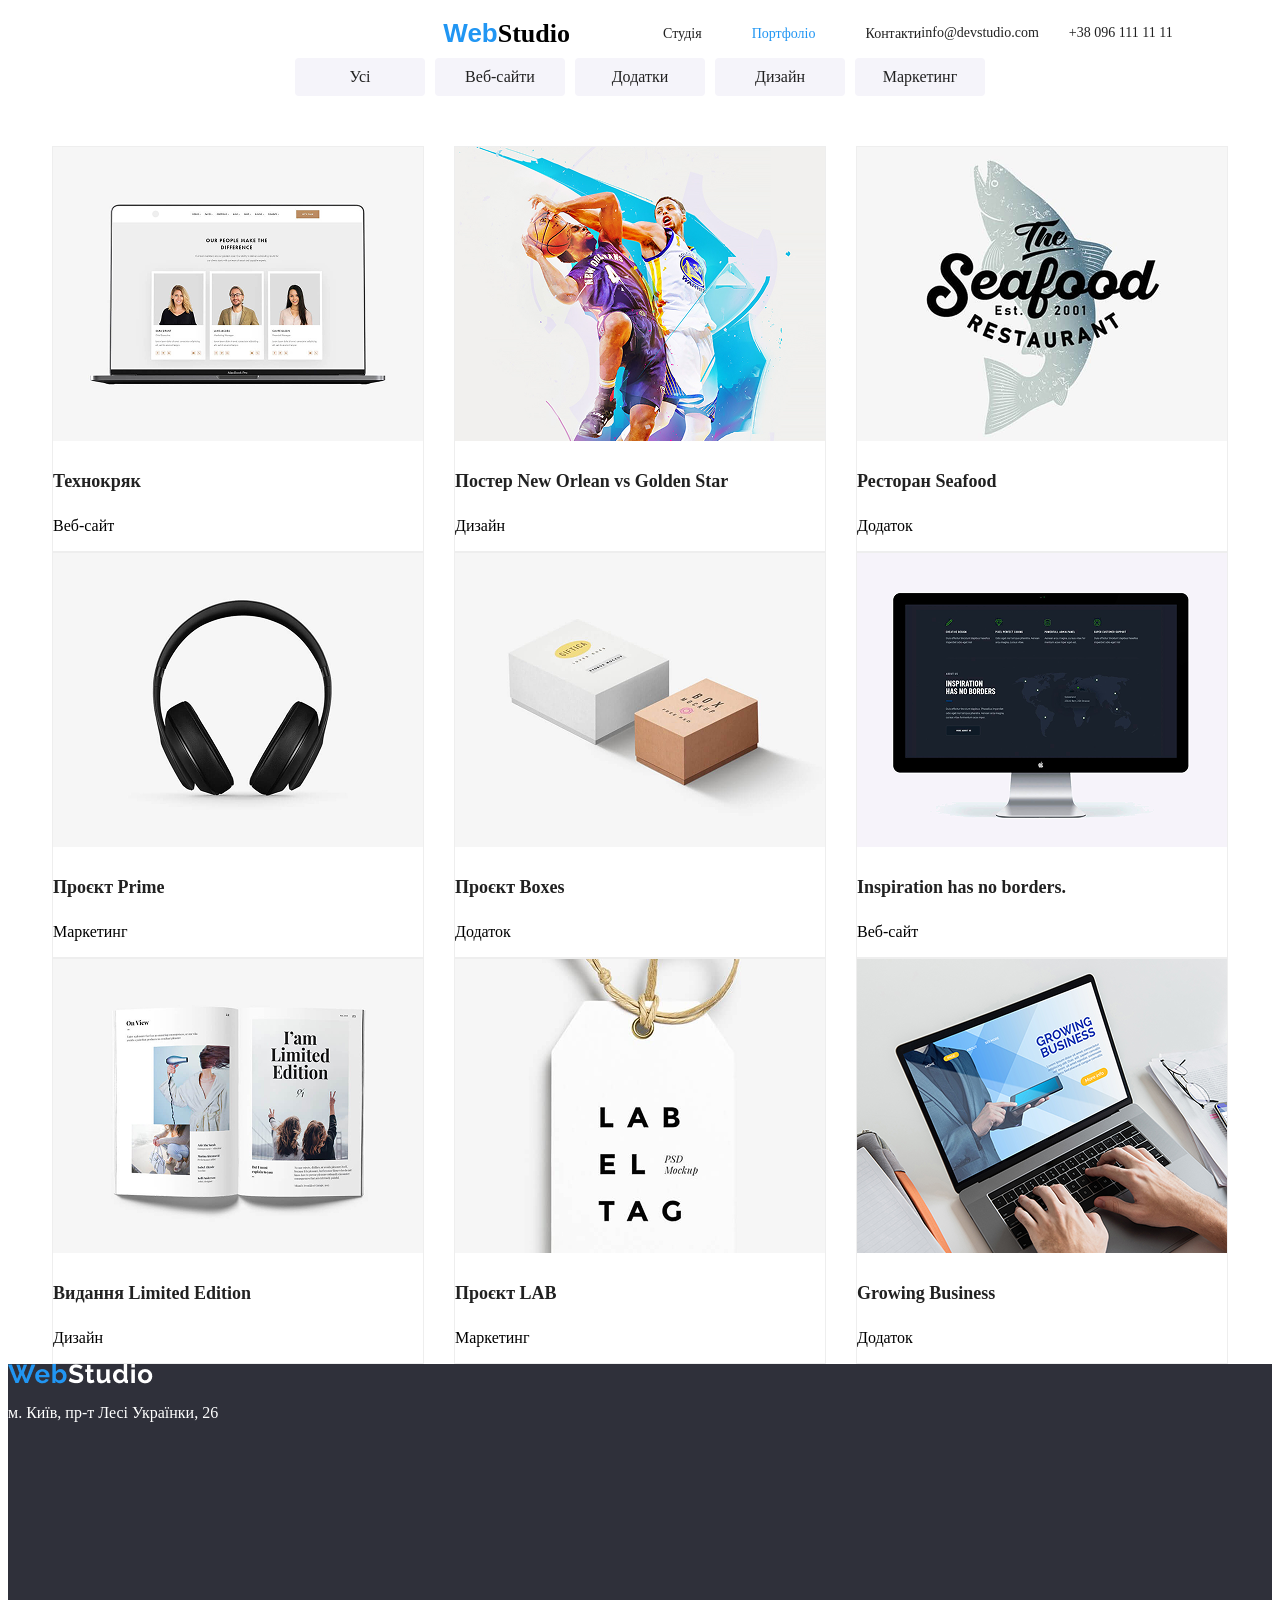
<file: portfolio/index.html>
<!DOCTYPE html>
<html lang="en">
<head>
    <meta charset="UTF-8">
    <meta name="viewport" content="width=device-width, initial-scale=1.0">
    <title>WebStudio - Портфоліо</title>
    <link rel="stylesheet" href="style.css">
</head>
<body>
         <header class="header">
      <div class="header-container">
        <nav class="navbar">
        <a href="#" class="logo">Web<span>Studio</span></a>
          <ul class="nav-list">
            <li class="nav-item"><a href="../index.html" class="nav-link">Студія</a></li>
            <li class="nav-item"><a href="#" class="active">Портфоліо</a></li>
            <li class="nav-item"><a href="#" class="nav-link">Контакти</a></li>
          </ul>
        </nav>

        <address class="address">
          <a href="info@devstudio.com" class="address-link"
            >info@devstudio.com</a
          ><a href="tell:+380961111111" class="address-link"
            >+38 096 111 11 11</a
          >
        </address>
      </div>
    </header>
    <main>
        <section class="projects">
            <div class="container">
            <div class="menu">
                <button class="btn">Усі</button>
                <button class="btn">Веб-сайти</button>
                <button class="btn">Додатки</button>
                <button class="btn">Дизайн</button>
                <button class="btn">Маркетинг</button>
            </div>

               <div class="project-list">

                <div class="first-row">
                  <div class="card">
                <img src="./images/img.png" alt="">
                <h3 class="project-title">Технокряк</h3>
                <p class="project-discription">Веб-сайт</p>
                </div>

                 <div class="card">

                <img src="./images/img (1).png" alt="">
                <h3 class="project-title">Постер New Orlean vs Golden Star</h3>
                <p class="project-discription">Дизайн</p>
                </div>

                 <div class="card">

                <img src="./images/img (2).png" alt="">
                <h3 class="project-title">Ресторан Seafood</h3>
                <p class="project-discription">Додаток</p>
                 </div>
                </div>

              

            <div class="second-row">

              
              <div class="card">
                <img src="./images/img (3).png" alt="">
                <h3 class="project-title">Проєкт Prime</h3>
                <p class="project-discription">Маркетинг</p>
                </div>

                 <div class="card">

                <img src="./images/img (4).png" alt="">
                <h3 class="project-title">Проєкт Boxes</h3>
                <p class="project-discription">Додаток</p>
               </div>

               <div class="card">
                <img src="./images/img (5).png" alt="">
                <h3 class="project-title">Inspiration has no borders.</h3>
                <p class="project-discription">Веб-сайт</p>
              </div>
            </div>
            </div>


            <div class="last-row">
              <div class="card">
                <img src="./images/img (9).png" alt="">
                <h3 class="project-title">Видання Limited Edition</h3>
                <p class="project-discription">Дизайн</p>
            </div>

            <div class="card">
              <img src="images/img (10).png" alt="">
              <h3 class="project-title">Проєкт LAB</h3>
              <p class="project-discription">Маркетинг</p>
            </div>

            <div class="card">
              <img src="./images/img (11).png" alt="">
              <h3 class="project-title">Growing Business</h3>
              <p class="project-discription">Додаток</p>
            </div>
        </section>
    </main>
    <footer>
       <footer classs="footer">
        <a href="#"><img src="./images/WebStudio.png" alt="logo" class="logo"></a>
        <p class="footer-text">м. Київ, пр-т Лесі Українки, 26</p>
       </footer>
    </footer>
</body>
</html>
</file>
<file: portfolio/style.css>
*, 
*::after,
*::before {
    box-sizing: border-box;
}
span {
    font-family: "Raleway";
    font-weight: 700;
    font-size: 26px;
    color: rgba(0, 0, 0, 1);
    line-height: 100%;
}
.navbar {
    display: flex;
    align-items: center;
    justify-content: space-between;
}
.address {
  display: flex;
  gap: 30px;
  margin-left: auto; 
  font-style: normal;
}
.header-container {
    display: flex;
    align-items: center;
    padding-top: 24px;
    padding-bottom: 24px; 
    flex-direction: row;
}
.nav-list {
  display: flex;
  gap: 50px;
  list-style: none;
  margin-left: 93px; 
  padding: 0; 
  align-items: center;
  justify-content: center;
}
ul, li {
    list-style-type: none;
}
.header {
    display: flex;
    justify-content: center;
    align-items: center;
    background-color: rgba(255, 255, 255, 1);
    width: 1600px;
    height: 50px;
}
a {
    text-decoration: none;
    font-family: "Roboto";
    font-weight: 500;
    font-size: 14px;
    line-height: 100%;
    color: #212121;
}
.active {
    color: #2196F3;
}
.logo {
    font-family: "Raleway", sans-serif;
  font-weight: 700;
  font-size: 26px;
  line-height: 1.19;
  text-decoration: none;
  color: #2196F3;
}
.menu {
    margin-bottom: 50px;
    gap: 10px;
    display: flex;
    align-items: center;
    justify-content: center;
}
.btn {
    width: 130px;
    height: 38px;
    border-radius: 4px;
    background-color: #F5F4FA;
    border: none;
    font-family: "Roboto";
    font-weight: 500;
    line-height: 26px;
    font-size: 16px;
    color: #212121;
}
.container {
    
}
.first-row {
    display: flex;
    gap: 30px;
    justify-content: center;
}
.project-title {
    font-family: "Roboto";
    font-weight: 700;
    font-size: 18px;
    line-height: 36px;
    letter-spacing: 6%;
    color: #212121;
}
.second-row {
    display: flex;
    gap: 30px;
    justify-content: center;
}
.last-row {
    display: flex;
    gap: 30px;
    justify-content: center;
}
.card {
    border: 1px solid #EEEEEE;
}
footer {
    display: block;
    height: 252px;
    width: 100%;
    background-color: #2F303A;
    color: white;
}
</file>
<file: Lesson-26/portfolio/style.css>
*, 
*::after,
*::before {
    box-sizing: border-box;
}
span {
    font-family: "Raleway";
    font-weight: 700;
    font-size: 26px;
    color: rgba(0, 0, 0, 1);
    line-height: 100%;
}
.navbar {
    display: flex;
    align-items: center;
    justify-content: space-between;
}
.address {
  display: flex;
  gap: 30px;
  margin-left: auto; 
  font-style: normal;
}
.header-container {
    display: flex;
    align-items: center;
    padding-top: 24px;
    padding-bottom: 24px; 
    flex-direction: row;
}
.nav-list {
  display: flex;
  gap: 50px;
  list-style: none;
  margin-left: 93px; 
  padding: 0; 
  align-items: center;
  justify-content: center;
}
ul, li {
    list-style-type: none;
}
.header {
    display: flex;
    justify-content: center;
    align-items: center;
    background-color: rgba(255, 255, 255, 1);
    width: 1600px;
    height: 50px;
}
a {
    text-decoration: none;
    font-family: "Roboto";
    font-weight: 500;
    font-size: 14px;
    line-height: 100%;
    color: #212121;
}
.active {
    color: #2196F3;
}
.logo {
    font-family: "Raleway", sans-serif;
  font-weight: 700;
  font-size: 26px;
  line-height: 1.19;
  text-decoration: none;
  color: #2196F3;
}
.menu {
    margin-bottom: 50px;
    gap: 10px;
    display: flex;
    align-items: center;
    justify-content: center;
}
.btn {
    width: 130px;
    height: 38px;
    border-radius: 4px;
    background-color: #F5F4FA;
    border: none;
    font-family: "Roboto";
    font-weight: 500;
    line-height: 26px;
    font-size: 16px;
    color: #212121;
}
.container {
    
}
.first-row {
    display: flex;
    gap: 30px;
    justify-content: center;
}
.project-title {
    font-family: "Roboto";
    font-weight: 700;
    font-size: 18px;
    line-height: 36px;
    letter-spacing: 6%;
    color: #212121;
}
.second-row {
    display: flex;
    gap: 30px;
    justify-content: center;
}
.last-row {
    display: flex;
    gap: 30px;
    justify-content: center;
}
.card {
    border: 1px solid #EEEEEE;
}
footer {
    display: block;
    height: 252px;
    width: 100%;
    background-color: #2F303A;
    color: white;
}
</file>
